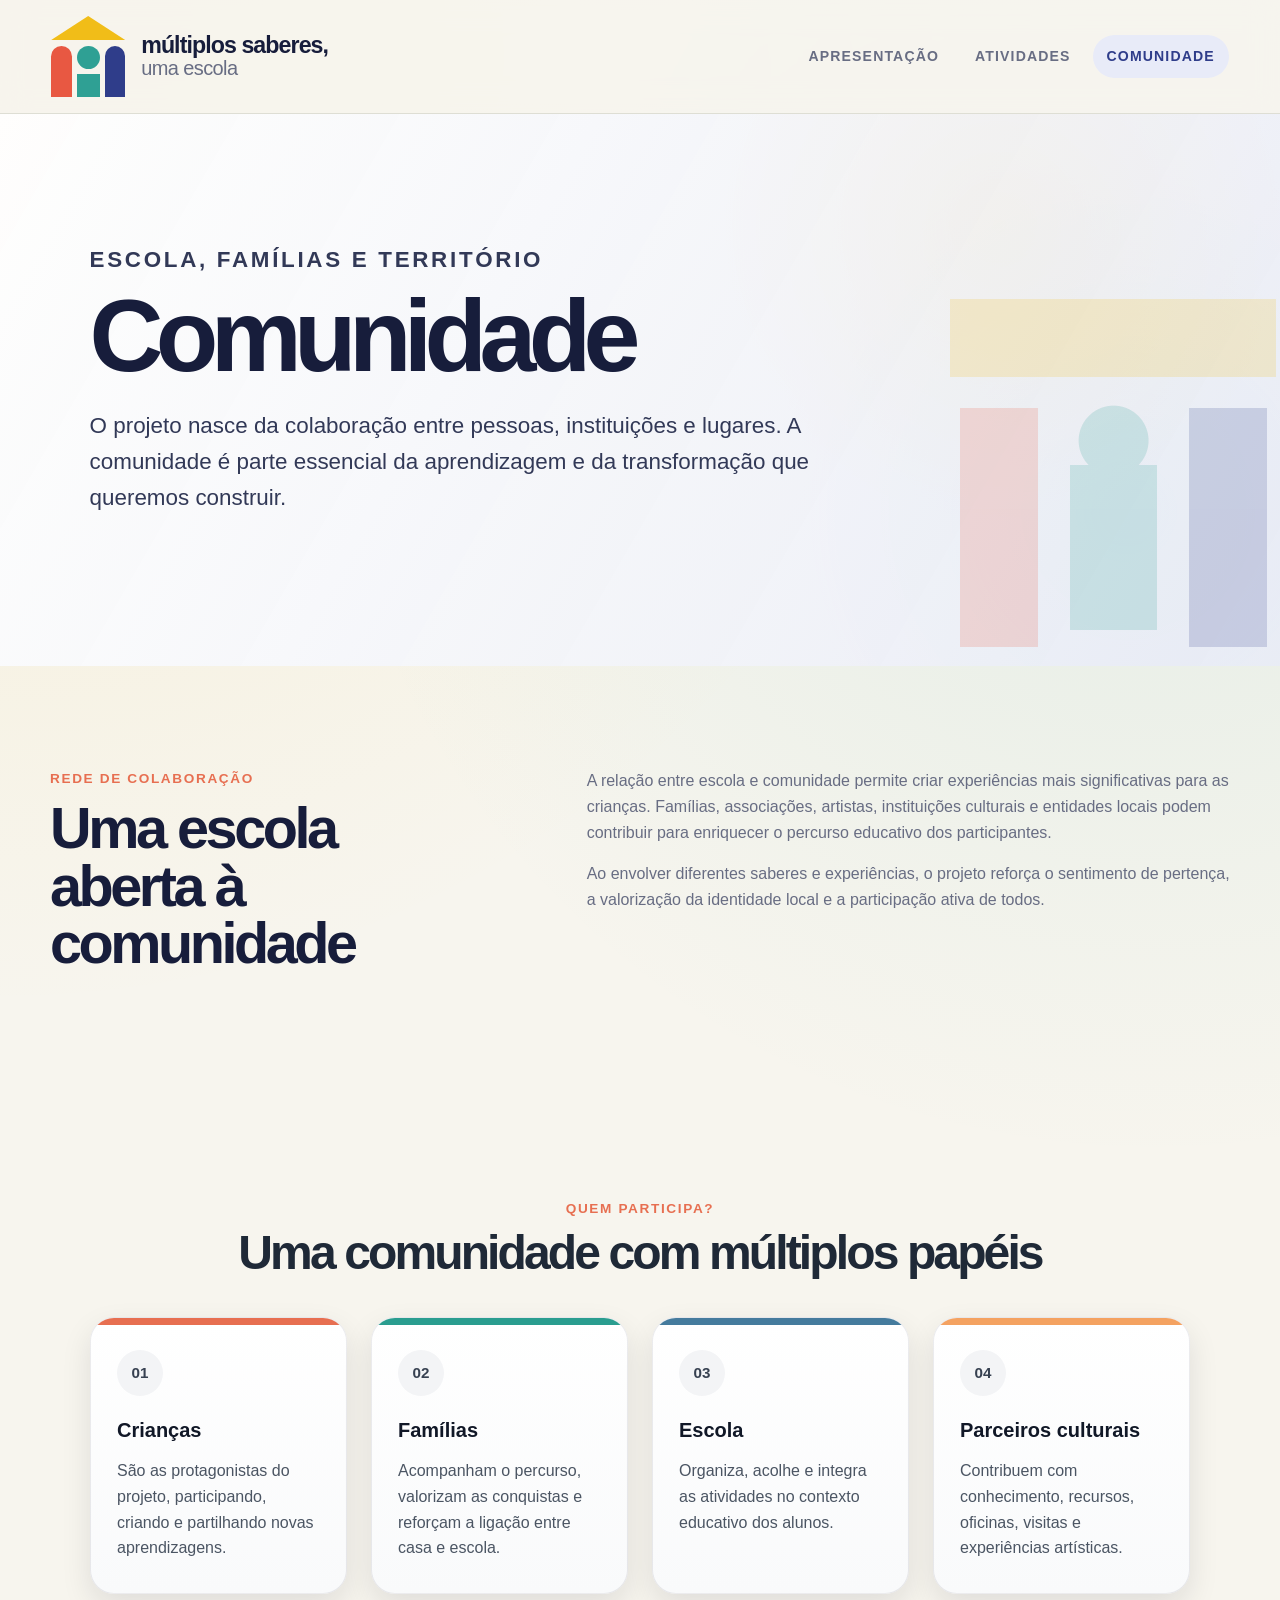
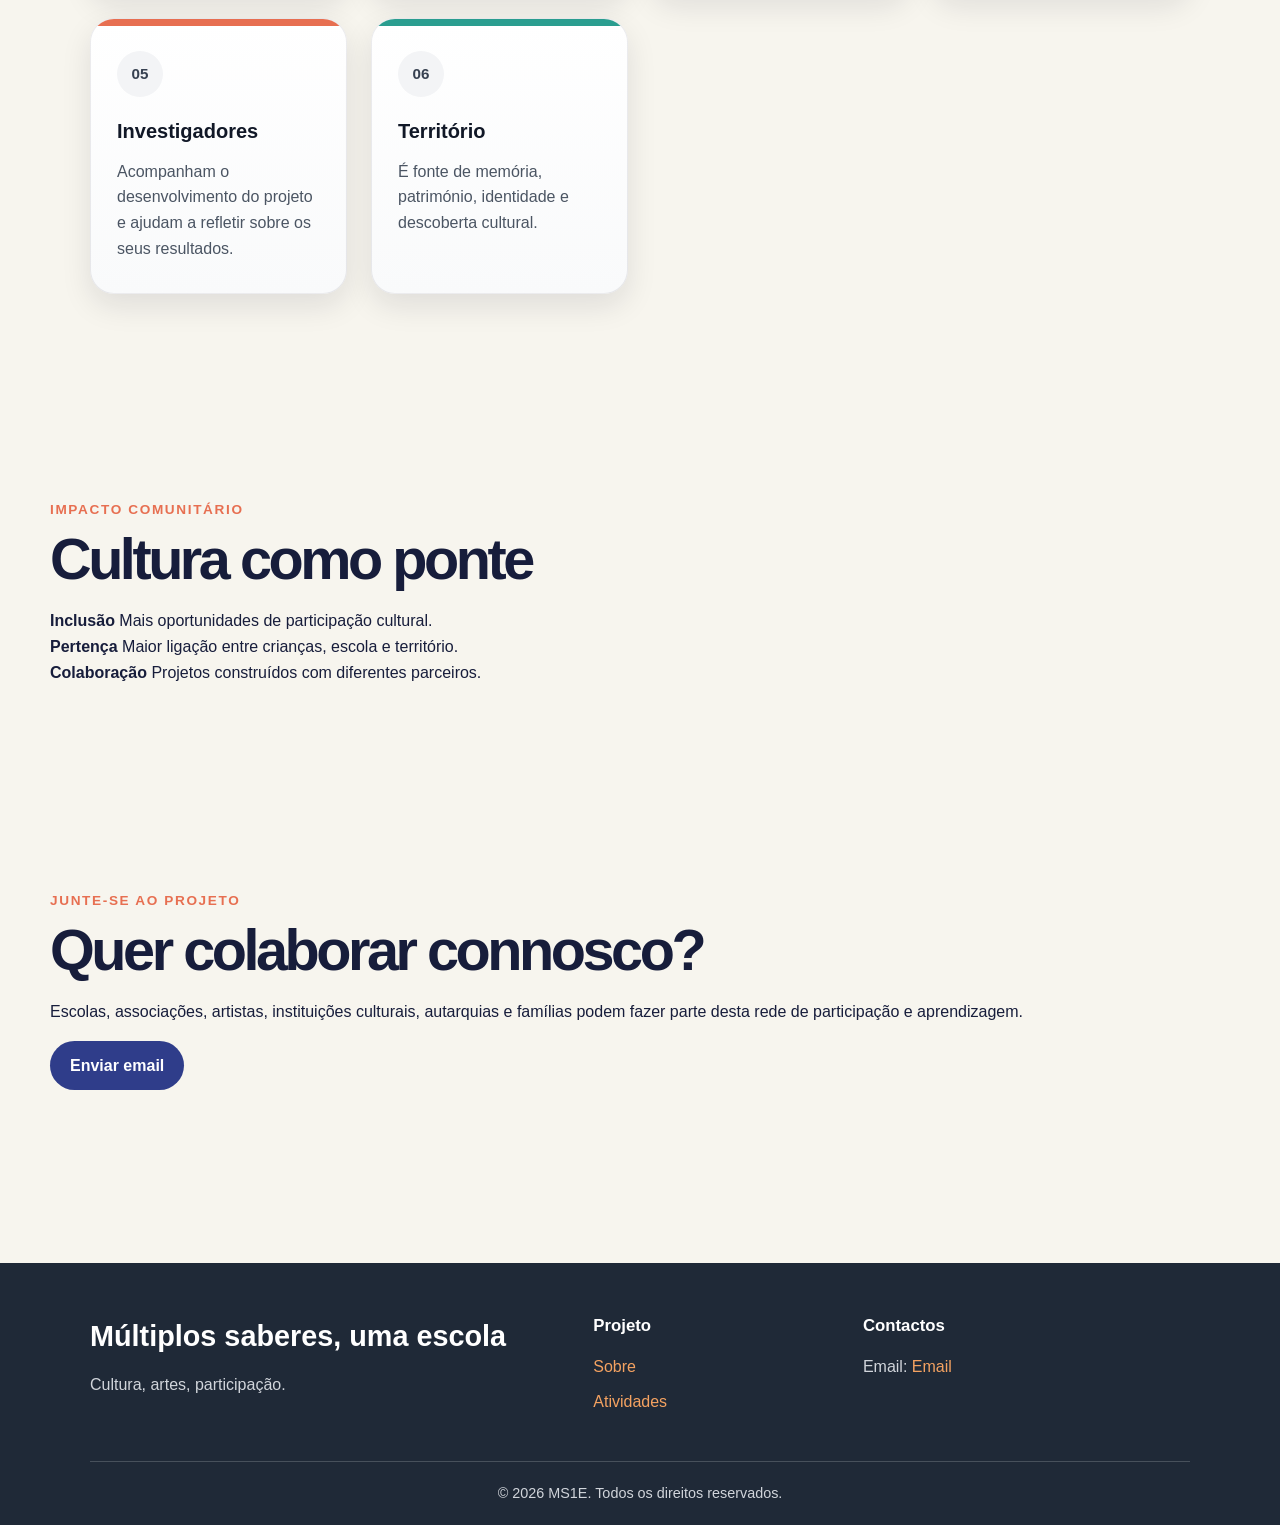
<file: comunidade.html>
<!DOCTYPE html>
<html lang="pt-PT">
<head>
  <meta charset="UTF-8" />
  <meta name="viewport" content="width=device-width, initial-scale=1.0" />

  <title>Comunidade | Múltiplos Saberes, Uma Escola</title>

  <meta
    name="description"
    content="Aqui apresentamos as entidades parceiras na aplicação do projeto."
  />

  <link rel="canonical" href="https://ms1e.github.io/comunidade.html" />

  <meta property="og:title" content="Comunidade | Múltiplos Saberes, Uma Escola" />
  <meta
    property="og:description"
    content="Aqui apresentamos as entidades parceiras na aplicação do projeto."
  />
  <meta property="og:type" content="website" />
  <meta property="og:url" content="https://ms1e.github.io/comunidade.html" />
  <meta property="og:locale" content="pt_PT" />

  <link rel="stylesheet" href="styles.css" />
</head>

<body>
  <header class="site-header">
    <a class="brand" href="index.html" aria-label="Página inicial">
      <span class="brand-symbol" aria-hidden="true">
        <span class="roof"></span>
        <span class="pillars">
          <span class="pillar pillar-coral"></span>
          <span class="pillar-group">
            <span class="circle-teal"></span>
            <span class="square-teal"></span>
          </span>
          <span class="pillar pillar-blue"></span>
        </span>
      </span>

      <span class="brand-text">
        <strong>múltiplos saberes,</strong>
        <small>uma escola</small>
      </span>
    </a>

    <button class="menu-toggle" aria-label="Abrir menu" aria-expanded="false" type="button">
      <span></span>
      <span></span>
      <span></span>
    </button>

    <nav class="main-nav" aria-label="Navegação principal">
      <a href="index.html">Apresentação</a>
      <a href="atividades.html">Atividades</a>
      <a href="comunidade.html" class="active">Comunidade</a>
    </nav>
  </header>

  <main>
    <section class="page-hero page-hero-community">
      <div class="hero-pattern" aria-hidden="true"></div>

      <p class="eyebrow">Escola, famílias e território</p>
      <h1>Comunidade</h1>
      <p>
        O projeto nasce da colaboração entre pessoas, instituições e lugares. A comunidade é parte essencial
        da aprendizagem e da transformação que queremos construir.
      </p>
    </section>

    <section class="section split-section">
      <div>
        <p class="eyebrow">Rede de colaboração</p>
        <h2>Uma escola aberta à comunidade</h2>
      </div>

      <div class="text-column">
        <p>
          A relação entre escola e comunidade permite criar experiências mais significativas para as crianças.
          Famílias, associações, artistas, instituições culturais e entidades locais podem contribuir para
          enriquecer o percurso educativo dos participantes.
        </p>
        <p>
          Ao envolver diferentes saberes e experiências, o projeto reforça o sentimento de pertença,
          a valorização da identidade local e a participação ativa de todos.
        </p>
      </div>
    </section>

    <section class="section">
      <div class="section-heading">
        <p class="eyebrow">Quem participa?</p>
        <h2>Uma comunidade com múltiplos papéis</h2>
      </div>

      <div class="grid cards-grid">
        <article class="card coral-line">
          <span class="card-number">01</span>
          <h3>Crianças</h3>
          <p>São as protagonistas do projeto, participando, criando e partilhando novas aprendizagens.</p>
        </article>

        <article class="card teal-line">
          <span class="card-number">02</span>
          <h3>Famílias</h3>
          <p>Acompanham o percurso, valorizam as conquistas e reforçam a ligação entre casa e escola.</p>
        </article>

        <article class="card blue-line">
          <span class="card-number">03</span>
          <h3>Escola</h3>
          <p>Organiza, acolhe e integra as atividades no contexto educativo dos alunos.</p>
        </article>

        <article class="card yellow-line">
          <span class="card-number">04</span>
          <h3>Parceiros culturais</h3>
          <p>Contribuem com conhecimento, recursos, oficinas, visitas e experiências artísticas.</p>
        </article>

        <article class="card coral-line">
          <span class="card-number">05</span>
          <h3>Investigadores</h3>
          <p>Acompanham o desenvolvimento do projeto e ajudam a refletir sobre os seus resultados.</p>
        </article>

        <article class="card teal-line">
          <span class="card-number">06</span>
          <h3>Território</h3>
          <p>É fonte de memória, património, identidade e descoberta cultural.</p>
        </article>
      </div>
    </section>

    <section class="section community-band">
      <div>
        <p class="eyebrow">Impacto comunitário</p>
        <h2>Cultura como ponte</h2>
      </div>

      <div class="community-stats">
        <article>
          <strong>Inclusão</strong>
          <span>Mais oportunidades de participação cultural.</span>
        </article>

        <article>
          <strong>Pertença</strong>
          <span>Maior ligação entre crianças, escola e território.</span>
        </article>

        <article>
          <strong>Colaboração</strong>
          <span>Projetos construídos com diferentes parceiros.</span>
        </article>
      </div>
    </section>

    <section class="section callout">
      <p class="eyebrow">Junte-se ao projeto</p>
      <h2>Quer colaborar connosco?</h2>
      <p>
        Escolas, associações, artistas, instituições culturais, autarquias e famílias podem fazer parte desta
        rede de participação e aprendizagem.
      </p>
      <a class="button primary" href="mailto:multiplossaberesumaescola@gmail.com">Enviar email</a>
    </section>
  </main>

  <footer class="site-footer">
  <div class="footer-container">
    <div class="footer-brand">
      <h2>Múltiplos saberes, uma escola</h2>
      <p>
        Cultura, artes, participação.
      </p>
    </div>

    <div class="footer-info">
      <h3>Projeto</h3>
      <ul>
        <li><a href="https://ms1e.github.io/index.html">Sobre</a></li>
        <li><a href="https://ms1e.github.io/atividades.html">Atividades</a></li>
      </ul>
    </div>

    <div class="footer-info">
      <h3>Contactos</h3>
      <p>Email: <a href="mailto:multiplossaberesumaescola@gmail.com">Email</a></p>
    </div>
  </div>

  <div class="footer-bottom">
    <p>&copy; 2026 MS1E. Todos os direitos reservados.</p>
  </div>
</footer>

</body>
</html>
</file>
<file: styles.css>
:root {
  --bg: #f7f5ee;
  --paper: #ffffff;
  --paper-warm: #fbf7ed;

  --ink: #171d3b;
  --ink-soft: #323957;
  --muted: #686d83;
  --line: #deded4;

  --blue: #2f3d8a;
  --blue-soft: #e8ebf8;

  --teal: #2fa094;
  --teal-soft: #e3f3f0;

  --coral: #e85842;
  --coral-soft: #fbe6e1;

  --yellow: #f1bd18;
  --yellow-soft: #fff4cc;

  --shadow: 0 18px 45px rgba(23, 29, 59, 0.08);
  --radius: 24px;
  --container: 1180px;

  --font-main: Georgia, "Times New Roman", serif;
  --font-ui: Arial, Helvetica, sans-serif;
}

* {
  box-sizing: border-box;
}

html {
  scroll-behavior: smooth;
}

body {
  margin: 0;
  background:
    radial-gradient(circle at top left, rgba(241, 189, 24, 0.12), transparent 30%),
    radial-gradient(circle at 90% 10%, rgba(47, 160, 148, 0.10), transparent 28%),
    var(--bg);
  color: var(--ink);
  font-family: var(--font-ui);
  line-height: 1.6;
}

a {
  color: inherit;
}

p {
  margin-top: 0;
}

.site-header {
  position: sticky;
  top: 0;
  z-index: 50;
  display: flex;
  align-items: center;
  justify-content: space-between;
  gap: 24px;
  padding: 16px clamp(18px, 4vw, 52px);
  background: rgba(247, 245, 238, 0.94);
  border-bottom: 1px solid var(--line);
  backdrop-filter: blur(14px);
}

.brand {
  display: inline-flex;
  align-items: center;
  gap: 16px;
  color: var(--ink);
  text-decoration: none;
}

.brand-symbol {
  display: grid;
  gap: 6px;
  width: 74px;
  flex: 0 0 auto;
}

.roof {
  width: 74px;
  height: 24px;
  background: var(--yellow);
  clip-path: polygon(50% 0, 100% 100%, 0 100%);
}

.pillars {
  display: grid;
  grid-template-columns: 1fr 1fr 1fr;
  gap: 5px;
  align-items: end;
  height: 51px;
}

.pillar {
  display: block;
  height: 51px;
  border-radius: 18px 18px 0 0;
}

.pillar-coral {
  background: var(--coral);
}

.pillar-blue {
  background: var(--blue);
}

.pillar-group {
  display: grid;
  gap: 5px;
}

.circle-teal {
  display: block;
  width: 23px;
  height: 23px;
  margin-inline: auto;
  background: var(--teal);
  border-radius: 50%;
}

.square-teal {
  display: block;
  height: 23px;
  background: var(--teal);
}

.brand-text {
  display: flex;
  flex-direction: column;
  line-height: 1.02;
}

.brand-text strong {
  color: var(--ink);
  font-size: clamp(1.05rem, 2vw, 1.45rem);
  font-weight: 800;
  letter-spacing: -0.04em;
}

.brand-text small {
  color: var(--muted);
  font-size: clamp(0.92rem, 1.7vw, 1.25rem);
  letter-spacing: -0.03em;
}

.main-nav {
  display: flex;
  align-items: center;
  gap: 8px;
}

.main-nav a {
  padding: 10px 14px;
  color: var(--muted);
  text-decoration: none;
  font-size: 0.88rem;
  font-weight: 800;
  text-transform: uppercase;
  letter-spacing: 0.08em;
  border-radius: 999px;
}

.main-nav a:hover,
.main-nav a.active {
  background: var(--blue-soft);
  color: var(--blue);
}

.menu-toggle {
  display: none;
  width: 46px;
  height: 42px;
  border: 1px solid var(--line);
  background: var(--paper);
  border-radius: 999px;
  cursor: pointer;
}

.menu-toggle span {
  display: block;
  width: 18px;
  height: 2px;
  margin: 4px auto;
  background: var(--ink);
}

.hero,
.page-hero {
  position: relative;
  overflow: hidden;
  color: var(--ink);
  background:
    linear-gradient(120deg, rgba(255, 255, 255, 0.88), rgba(232, 235, 248, 0.84)),
    radial-gradient(circle at 78% 20%, rgba(241, 189, 24, 0.34), transparent 27%),
    radial-gradient(circle at 88% 72%, rgba(47, 160, 148, 0.18), transparent 30%),
    var(--paper-warm);
}

.hero {
  min-height: 78vh;
  display: flex;
  align-items: flex-end;
  padding: clamp(42px, 7vw, 96px);
}

.page-hero {
  padding: clamp(70px, 10vw, 130px) clamp(20px, 7vw, 90px);
}

.hero-pattern {
  position: absolute;
  right: clamp(-60px, -4vw, -20px);
  bottom: -40px;
  width: clamp(260px, 34vw, 480px);
  height: clamp(260px, 34vw, 480px);
  opacity: 0.18;
  background:
    linear-gradient(var(--yellow), var(--yellow)) 50% 8% / 75% 18% no-repeat,
    linear-gradient(var(--coral), var(--coral)) 18% 70% / 18% 55% no-repeat,
    radial-gradient(circle, var(--teal) 0 35%, transparent 36%) 50% 34% / 32% 32% no-repeat,
    linear-gradient(var(--teal), var(--teal)) 50% 72% / 20% 38% no-repeat,
    linear-gradient(var(--blue), var(--blue)) 82% 70% / 18% 55% no-repeat;
  clip-path: inset(0 round 28px);
}

.hero-content,
.page-hero > :not(.hero-pattern) {
  position: relative;
  z-index: 1;
}

.hero-content {
  max-width: 980px;
}

.hero h1,
.page-hero h1 {
  max-width: 1000px;
  margin: 0 0 24px;
  color: var(--ink);
  font-family: var(--font-ui);
  font-size: clamp(3.1rem, 8vw, 7rem);
  font-weight: 800;
  line-height: 0.94;
  letter-spacing: -0.075em;
}

.hero-lead,
.page-hero p {
  max-width: 760px;
  color: var(--ink-soft);
  font-size: clamp(1.08rem, 2vw, 1.4rem);
}

.eyebrow {
  margin-bottom: 14px;
  color: var(--teal);
  font-size: 0.76rem;
  font-weight: 900;
  text-transform: uppercase;
  letter-spacing: 0.16em;
}

.hero-actions {
  display: flex;
  flex-wrap: wrap;
  gap: 14px;
  margin-top: 32px;
}

.button {
  display: inline-flex;
  align-items: center;
  justify-content: center;
  min-height: 48px;
  padding: 12px 20px;
  border-radius: 999px;
  text-decoration: none;
  font-weight: 900;
  transition: transform 0.2s ease, background 0.2s ease, color 0.2s ease;
}

.button:hover {
  transform: translateY(-2px);
}

.button.primary {
  background: var(--blue);
  color: white;
}

.button.primary:hover {
  background: #263372;
}

.button.secondary {
  background: var(--paper);
  color: var(--blue);
  border: 1px solid var(--line);
}

.section {
  width: min(var(--container), calc(100% - 40px));
  margin: 0 auto;
  padding: clamp(58px, 8vw, 110px) 0;
}

.section-heading {
  max-width: 780px;
  margin-bottom: 34px;
}

.section h2,
.feature-card h2,
.callout h2,
.community-band h2 {
  margin: 0 0 20px;
  color: var(--ink);
  font-family: var(--font-ui);
  font-size: clamp(2.15rem, 4.5vw, 4.3rem);
  font-weight: 800;
  line-height: 1;
  letter-spacing: -0.06em;
}

.intro-section,
.split-section,
.contact-section {
  display: grid;
  grid-template-columns: 0.82fr 1.18fr;
  gap: clamp(32px, 7vw, 90px);
  align-items: start;
}

.text-column {
  max-width: 760px;
  color: var(--muted);
}

 .site-footer {
  background: #1f2937;
  color: #ffffff;
  padding: 50px 24px 20px;
  margin-top: 70px;
}

.footer-container {
  max-width: 1100px;
  margin: 0 auto;
  display: grid;
  grid-template-columns: 2fr 1fr 1.4fr;
  gap: 36px;
  align-items: start;
}

.footer-brand h2 {
  margin: 0 0 12px;
  font-size: 1.8rem;
  color: #ffffff;
}

.footer-brand p {
  margin: 0;
  color: #d1d5db;
  line-height: 1.7;
  max-width: 420px;
}

.footer-info h3 {
  margin: 0 0 14px;
  font-size: 1.05rem;
  color: #ffffff;
}

.footer-info ul {
  list-style: none;
  margin: 0;
  padding: 0;
}

.footer-info li {
  margin-bottom: 10px;
}

.footer-info p {
  margin: 0 0 10px;
  color: #d1d5db;
  line-height: 1.6;
}

.footer-info a,
.footer-bottom a {
  color: #f4a261;
  text-decoration: none;
}

.footer-info a:hover,
.footer-bottom a:hover {
  text-decoration: underline;
}

.footer-bottom {
  max-width: 1100px;
  margin: 36px auto 0;
  padding-top: 20px;
  border-top: 1px solid rgba(255, 255, 255, 0.18);
  text-align: center;
}

.footer-bottom p {
  margin: 0;
  color: #d1d5db;
  font-size: 0.9rem;
}

/* Responsivo */
@media (max-width: 800px) {
  .footer-container {
    grid-template-columns: 1fr;
    gap: 28px;
    text-align: left;
  }

  .site-footer {
    padding: 42px 20px 20px;
  }
}
.section-heading {
  max-width: 900px;
  margin: 0 auto 40px;
  text-align: center;
}

.eyebrow {
  margin: 0 0 10px;
  font-size: 0.85rem;
  font-weight: 700;
  letter-spacing: 0.12em;
  text-transform: uppercase;
  color: #e76f51;
}

.section-heading h2 {
  margin: 0;
  font-size: clamp(2rem, 4vw, 3rem);
  color: #1f2937;
}

.grid {
  display: grid;
}

.cards-grid {
  max-width: 1100px;
  margin: 0 auto;
  grid-template-columns: repeat(auto-fit, minmax(230px, 1fr));
  gap: 24px;
}

.card {
  position: relative;
  background: linear-gradient(180deg, #ffffff 0%, #f9fafb 100%);
  padding: 32px 26px;
  border-radius: 24px;
  box-shadow: 0 12px 30px rgba(15, 23, 42, 0.1);
  border: 1px solid rgba(15, 23, 42, 0.08);
  overflow: hidden;
  transition: transform 0.25s ease, box-shadow 0.25s ease;
}

.card:hover {
  transform: translateY(-6px);
  box-shadow: 0 20px 45px rgba(15, 23, 42, 0.14);
}

.card::before {
  content: "";
  position: absolute;
  top: 0;
  left: 0;
  width: 100%;
  height: 7px;
}

.coral-line::before {
  background: #e76f51;
}

.teal-line::before {
  background: #2a9d8f;
}

.yellow-line::before {
  background: #f4a261;
}

.blue-line::before {
  background: #457b9d;
}

.card-number {
  display: inline-flex;
  align-items: center;
  justify-content: center;
  width: 46px;
  height: 46px;
  margin-bottom: 18px;
  border-radius: 50%;
  background: #f3f4f6;
  color: #374151;
  font-weight: 800;
  font-size: 0.95rem;
}

.card h3 {
  margin: 0 0 12px;
  font-size: 1.25rem;
  color: #111827;
}

.card p {
  margin: 0;
  color: #4b5563;
  line-height: 1.6;
  font-size: 1rem;
}
.card {
  height: 100%;
}
</file>
